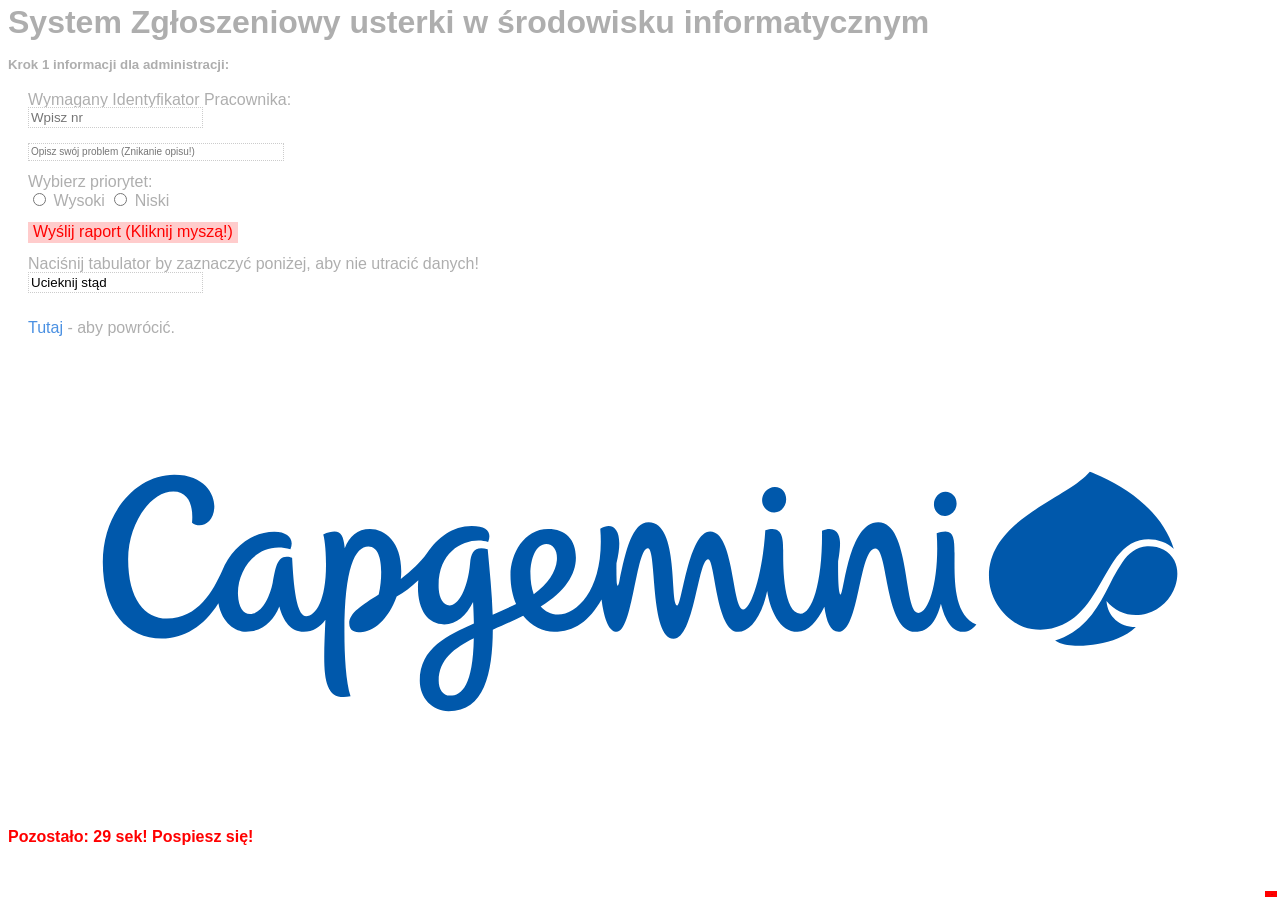
<file: complaint.html>
<!DOCTYPE html>
<html lang="en"> <!-- BŁĄD WCAG: Zdeklarowany język to angielski, podczas gdy treść jest w języku polskim. Czytniki ekranu będą czytać tekst z angielskim akcentem. -->
<head>
    <!-- BŁĄD WCAG: Atrybut user-scalable=no oraz maximum-scale uniemożliwiają powiększenie strony osobom niedowidzącym (WCAG 1.4.4 Resize Text). -->
    <meta name="viewport" content="width=device-width, initial-scale=1.0, maximum-scale=1.0, user-scalable=no">
    <meta charset="UTF-8">
    <!-- BŁĄD WCAG: Tytuł nie wskazuje precyzyjnie lub unikalnie celu strony, a często zostaje nieczytelny. -->
    <title>Strona</title> 
    <link rel="stylesheet" href="complaint.css">
    <!-- BŁĄD WCAG: Brak włączenia w standardzie do plików <main> , <form>, <nav> - "zupa divów" z pominięciem punktów orierntacyjnych -->
</head>
<body style="background-color: white;">
    
    <!-- BŁĄD WCAG 2.4.6: "fałszywy nagłówek" - duży i pogrubiony tekst wewnątrz <div>, który wizualnie wygląda jak <h1>, ale bez semantyki. -->
    <div style="font-size: 32px; font-weight: bold; margin-bottom: 20px;">System Zgłoszeniowy usterki w środowisku informatycznym</div>
    
    <!-- BŁĄD WCAG 1.3.1: Przeskok w hierarchii nagłówków. Skok od razu do <h5> (brak h1-h4) psuje strukturę konspektu czytnika ekranu. -->
    <h5>Krok 1 informacji dla administracji:</h5>

    <div class="terrible-container">
        
        <!-- BŁĄD WCAG 4.1.2 i 1.3.1: Brak powiązanej etykiety <label for="..."> z inputem. Użytkownik niewidomy nie wie, do czego służy to pole. -->
        <!-- BŁĄD WCAG 4.1.2: aria-hidden="true" ukrywa ów istotny input całkowicie przed czytnikiem ekranu, chociaż jest fokusowalny! -->
        <span id="id-desc" class="low-contrast">Wymagany Identyfikator Pracownika:</span><br>
        <input type="text" tabindex="3" aria-hidden="true" title="Identyfikator" class="bad-input" placeholder="Wpisz nr"> 
        <!-- BŁĄD WCAG 2.4.3: Skakanie wartością `tabindex` w dziwnej kolejności. -->

        <br><br>
        
        <!-- BŁĄD WCAG 3.3.2: Etykieta to wyłącznie pole `placeholder`, które ginie po wpisaniu tekstu (co łamie wytyczne odnośnie stałej widoczności). -->
        <!-- BŁĄD WCAG 1.4.3: Niski kontrast koloru zadeklarowany stylem inline (bardzo jasny szary #d3d3d3 na białym). -->
        <input type="text" id="desc" tabindex="1" aria-label=" " class="bad-input desc-input" placeholder="Opisz swój problem (Znikanie opisu!)" style="color:#e0e0e0;">

        <br><br>

        <div class="low-contrast" id="radio-group-fake">Wybierz priorytet:</div>
        <!-- BŁĄD WCAG 4.1.1: Duplikowanie atrybutu `id` ("bad-radio"). Walidatory i niektóre AT mogą zwariować. -->
        <!-- BŁĄD WCAG 1.3.1: Brak tagów <fieldset> i <legend>, żeby powiązać logicznie radiobuttony w grupę z pytaniem powuyżej. -->
        <input type="radio" tabindex="4" name="priority" id="bad-radio" value="wysoki"> Wysoki 
        <input type="radio" tabindex="2" name="priority" id="bad-radio" value="niski"> Niski 

        <br><br>
        
        <!-- BŁĄD WCAG 4.1.2 & 2.1.1: Używamy generycznego diva jako przycisku.
             Nie posiada on `role="button"`, ani `tabindex="0"`, a w Javascript użyto tylko `onclick`. 
             Użytkownik uzywający samej klawiatury (Tab, Enter, Spacja) nie może go uaktywnić by na niego przejść jeśli nie dodaliśmy np. indexu=5, co psuje naturalny porządek dokumentu. -->
        <div class="fake-button" tabindex="5" onclick="submitComplaint()">Wyślij raport (Kliknij myszą!)</div>

        <br><br>

        <span class="low-contrast">Naciśnij tabulator by zaznaczyć poniżej, aby nie utracić danych!</span><br>
        <!-- BŁĄD WCAG 2.1.2: Znana pułapka klawiaturowa (Keyboard trap).
             Po wejściu tabulatorem na ten input klawisz 'Tab' jest przechwytywany przez skrypt ('e.preventDefault()').
             Zablokowany użytkownik bez myszki nie wyjdzie już nigdzie indziej! -->
        <input type="text" id="trap" class="bad-input" value="Ucieknij stąd" onkeydown="trapFocus(event)">

        <br><br><br>

        <!-- BŁĄD WCAG 2.4.4: Bardzo słaby i niejasny tekst linku. 
             Słowo "Tutaj" wyrwane z kontekstu nic nie mówi (np. osobom korzystających ze spisu linków). -->
        <a href="register.html" class="back-link">Tutaj</a> - aby powrócić.

        <!-- BŁĄD WCAG 1.4.3 & 1.4.4 & 2.4.7: Awaryjny guzik, który jest zbyt mały, z tekstem niemożliwym do odczytania, pozbawiony focusu. -->
        <button tabindex="-1" aria-hidden="true" class="emergency-escape" onclick="window.location.href='register.html'" title="Przycisk ucieczki">SOS</button>
    </div>

    <br><br>
    
    <!-- BŁĄD WCAG 1.1.1: Tekst alternatywny na obrazku nie opisuje wcale obrazka, to po prostu fałszywa nazwa pliku. -->
    <img src="Capgemini_Primary%20logo.svg" alt="plik_logo2.png">
    
    <!-- Timer symulujący utratę kontroli przez uzytkownika nad czasem -->
    <div id="timer-alert" style="color:red; font-weight:bold; margin-top:30px;">Po 30 sekundach formularz wygaśnie!</div>

    <script src="complaint.js"></script>
</body>
</html>
</file>
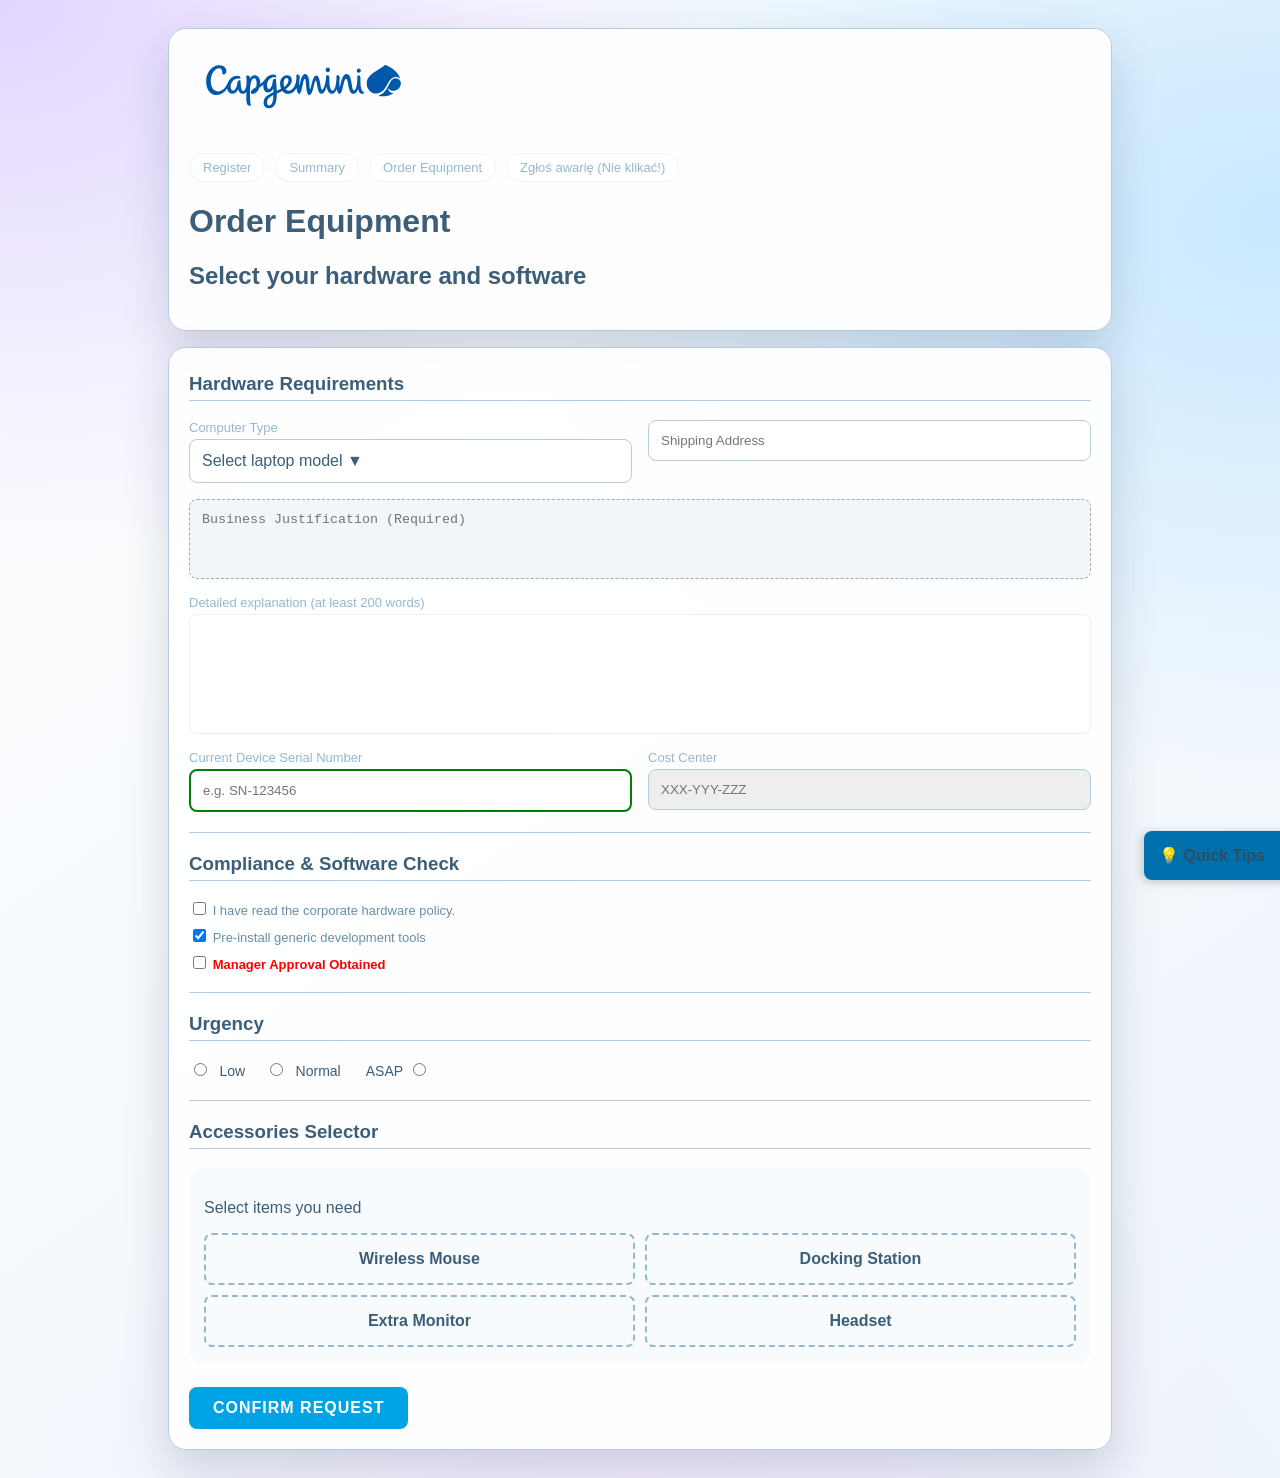
<file: order.html>
<!DOCTYPE html>
<html lang="en"> <!-- Wrong language code for Polish -> WCAG Error -->
<head>
    <meta charset="UTF-8">
    <meta name="viewport" content="width=device-width, initial-scale=1.0"> <!-- Maximum scale missing or zooming restricted via CSS is a WCAG error typically, but here we'll do it via bad contrast & layout -->
    <title>Order your Equipment</title>
    <link rel="stylesheet" href="order.css">
</head>
<body>
    <div class="shell">
        <header class="panel">
            <img src="Capgemini_Primary%20logo.svg" alt="picture" class="logo"> <!-- Useless alt text -> WCAG Error -->
            <nav class="top-nav">
                <a href="register.html">Register</a>
                <a href="summary.html">Summary</a>
                <a href="order.html">Order Equipment</a>
                <a href="complaint.html">Zgłoś awarię (Nie klikać!)</a>
            </nav>

            <h1>Order Equipment</h1>
            <h2>Select your hardware and software</h2>
        </header>

        <main class="panel form-container">
            <form id="orderForm" onsubmit="event.preventDefault(); alert('Order submitted');">
                
                <h3 class="section-title">Hardware Requirements</h3>
                <div class="grid">
                    <!-- Custom select missing keyboard support and ARIA -> WCAG Error -->
                    <div class="row">
                        <div class="fake-label">Computer Type</div>
                        <div class="custom-dropdown" tabindex="-1">
                            <span onclick="this.nextElementSibling.style.display='block'">Select laptop model ▼</span>
                            <ul class="dropdown-list" style="display:none;">
                                <li onclick="selectOp(this)">Windows Dev Machine</li>
                                <li onclick="selectOp(this)">MacBook Pro M3</li>
                                <li onclick="selectOp(this)">Lightweight Office PC</li>
                            </ul>
                        </div>
                    </div>

                    <!-- Placeholder acts as label, missing formal label -> WCAG Error -->
                    <div class="row">
                        <input type="text" name="shipping" placeholder="Shipping Address" required>
                    </div>

                    <!-- Textarea resizing blocked, contrast extremely low -> WCAG Error -->
                    <div class="row full-width">
                        <textarea placeholder="Business Justification (Required)" required style="resize:none; color:#cbe1f1; background:#f0f6fa; border:1px dashed #aaa; height: 80px;"></textarea>
                    </div>

                    <!-- Complex missing labels and associations -> WCAG Error -->
                    <div class="row full-width">
                        <div class="fake-label">Detailed explanation (at least 200 words)</div>
                        <!-- Inputs with no label, no description, and poor contrast -->
                        <textarea style="resize:none; color:#ddd; background:#fff; border:1px solid #eee; height: 120px;" tabindex="-1" required></textarea>
                    </div>

                    <div class="row">
                        <div class="fake-label">Current Device Serial Number</div>
                        <input type="text" placeholder="e.g. SN-123456" style="border: 2px solid green;" required> <!-- Using color alone to signify 'valid' state -> WCAG Error -->
                    </div>

                    <div class="row">
                        <div class="fake-label">Cost Center</div>
                        <input type="text" placeholder="XXX-YYY-ZZZ" disabled style="background:#eee; color:#aaa; cursor:not-allowed;"> <!-- Disabled field with text that can't be read easily -->
                    </div>
                </div>

                <div class="separator"></div>

                <h3 class="section-title">Compliance & Software Check</h3>
                <div class="chk-container" style="color: #6a8ea8; font-size: 13px;">
                    <!-- Checkboxes built incorrectly without native labels -->
                    <div class="chk-row" style="margin-bottom: 8px;">
                        <input type="checkbox" id="chk1" value="policy1" required> 
                        <span onclick="document.getElementById('chk1').checked = !document.getElementById('chk1').checked" style="cursor:pointer;">I have read the corporate hardware policy.</span>
                    </div>
                    <div class="chk-row" style="margin-bottom: 8px;">
                        <input type="checkbox" id="chk2" value="policy2" checked> 
                        <span onclick="document.getElementById('chk2').checked = !document.getElementById('chk2').checked" style="cursor:pointer;">Pre-install generic development tools</span>
                    </div>
                    <div class="chk-row" style="margin-bottom: 8px;">
                        <input type="checkbox" id="chk3" value="policy3"> 
                        <b style="color: red;">Manager Approval Obtained</b> <!-- Using red color for semantic meaning without alternative text -> WCAG Error -->
                    </div>
                </div>

                <div class="separator"></div>

                <h3 class="section-title">Urgency</h3>
                <!-- Missing Fieldset & Legend -> WCAG Error -->
                <div class="urgency-row">
                    <div class="radio-wrap">
                        <input type="radio" id="urg1" name="urgency" value="low">
                        <span onclick="document.getElementById('urg1').checked=true">Low</span> <!-- Misusing span for label -> WCAG Error -->
                    </div>
                    <div class="radio-wrap">
                        <input type="radio" id="urg2" name="urgency" value="normal">
                        <span onclick="document.getElementById('urg2').checked=true">Normal</span>
                    </div>
                    <div class="radio-wrap">
                        <span onclick="document.getElementById('urg3').checked=true">ASAP</span>
                        <input type="radio" id="urg3" name="urgency" value="asap" tabindex="-1"> <!-- Tab trap -> WCAG error -->
                    </div>
                </div>

                <div class="separator"></div>

                <h3 class="section-title">Accessories Selector</h3>
                <!-- Drag to select imitation with terrible accessibility -> WCAG Error -->
                <div class="accessories-panel">
                    <p>Select items you need</p>
                    <div class="acc-grid">
                        <div class="acc-item" onclick="toggleAcc(this)">Wireless Mouse</div>
                        <div class="acc-item" onclick="toggleAcc(this)">Docking Station</div>
                        <div class="acc-item" onclick="toggleAcc(this)">Extra Monitor</div>
                        <div class="acc-item" onclick="toggleAcc(this)">Headset</div>
                    </div>
                </div>

                <div class="form-footer" style="margin-top: 25px;">
                    <!-- A button that is actually a div -> WCAG Error -->
                    <div class="submit-div" onclick="submitOrder()">Confirm Request</div>
                </div>

            </form>
        </main>
    </div>

    <!-- Quick Tips Modal -> WCAG popup nightmare -->
    <div class="quick-tips-btn" onclick="document.getElementById('quick-tips-modal').style.display='block'">💡 Quick Tips</div>

    <div id="quick-tips-modal" class="qt-modal" style="display:none;">
        <div class="qt-content">
            <span class="qt-close" onclick="document.getElementById('quick-tips-modal').style.display='none'">&times;</span>
            <ul style="list-style-type: none; padding-left: 0; margin-top: 10px;">
                <li>Step 1: Lorem ipsum dolor sit amet, consectetur adipiscing elit.</li>
                <li>Step 2: Pellentesque habitant morbi tristique senectus et netus et malesuada fames.</li>
                <li>Step 3: Vivamus sagittis lacus vel augue laoreet rutrum faucibus dolor auctor.</li>
                <li>Step 4: Aenean eu leo quam. Pellentesque ornare sem lacinia quam venenatis vestibulum.</li>
                <li>Step 5: Nullam quis risus eget urna mollis ornare vel eu leo.</li>
                <li>Step 6: 6666666666666666666666666666666666666666666666666666666666666666666666666</li>
                <li>Step 7: 7777777777777777777777777777777777777777777777777777777777777777777777777</li>
                <li>Step 8: Cum sociis natoque penatibus et magnis dis parturient montes.</li>
                <li>Step 9: Cras mattis consectetur purus sit amet fermentum.</li>
                <li>Step 10: Maecenas faucibus mollis interdum. Nulla vitae elit libero.</li>
                <li>Step 11: Fusce dapibus, tellus ac cursus commodo, tortor mauris condimentum nibh.</li>
                <li>Step 12: Duis mollis, est non commodo luctus, nisi erat porttitor ligula.</li>
                <li>Step 13: Praesent commodo cursus magna, vel scelerisque nisl consectetur et.</li>
            </ul>
        </div>
    </div>

    <script src="order.js"></script>
</body>
</html>
</file>
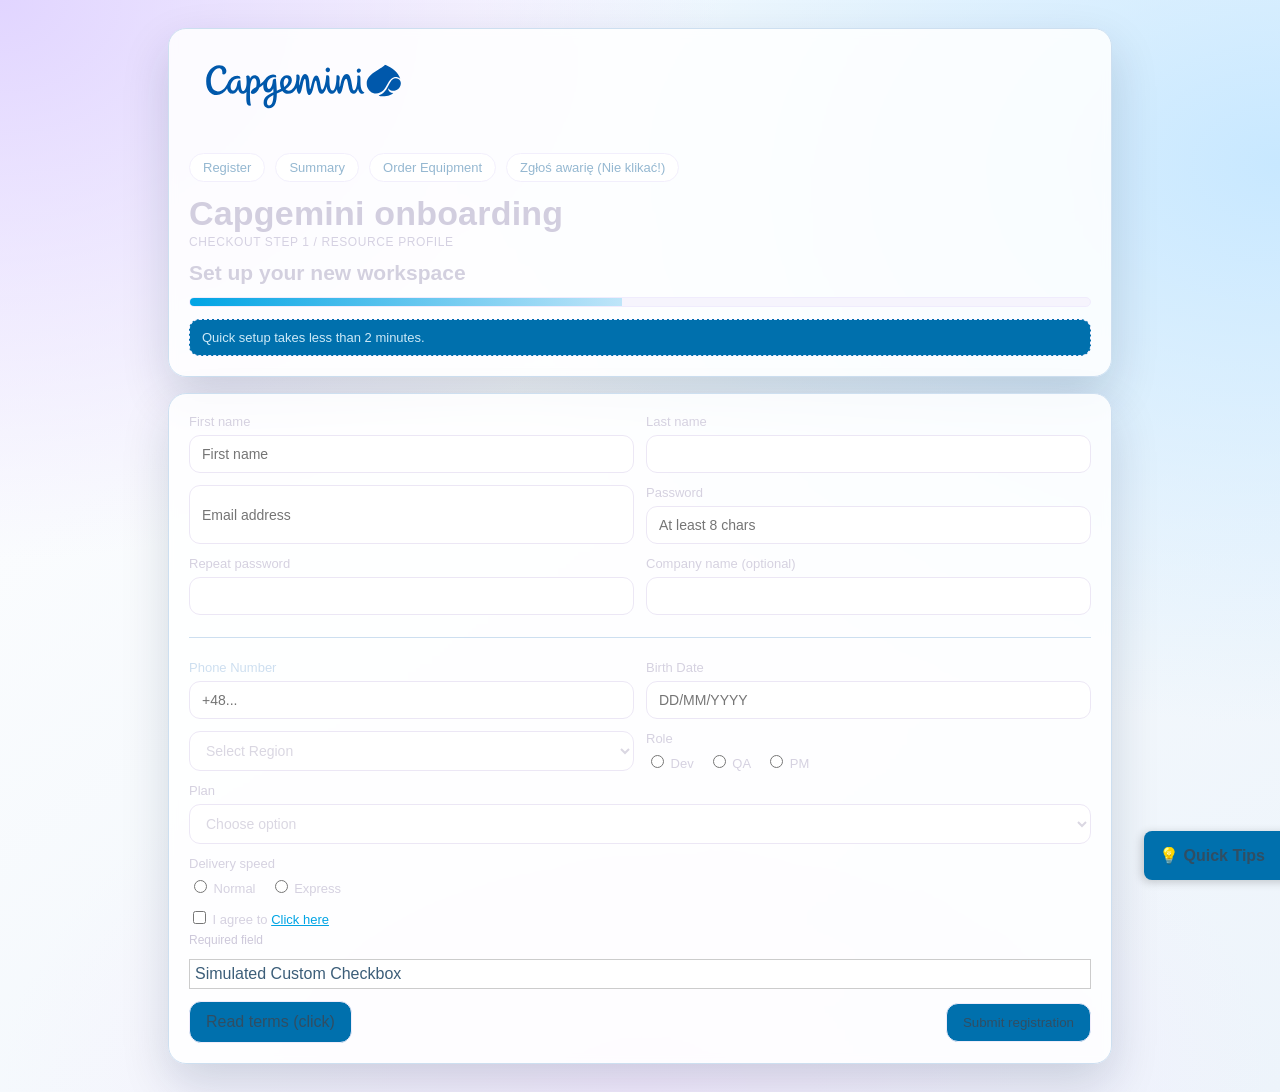
<file: register.html>
<!DOCTYPE html>
<html lang="pl">
<head>
    <meta charset="UTF-8">
    <meta name="viewport" content="width=device-width, initial-scale=1.0">
    <title>Capgemini Onboarding</title>
    <!-- Strona przeznaczona do celowych testow accessibility (WCAG). -->
    <link rel="stylesheet" href="register.css">
</head>
<body>
    <div class="shell">
        <header class="panel">
            <img src="Capgemini_Primary%20logo.svg" alt="logo" class="logo">
            <nav class="top-nav">
                <a href="register.html">Register</a>
                <a href="summary.html">Summary</a>
                <a href="order.html">Order Equipment</a>
                <a href="complaint.html">Zgłoś awarię (Nie klikać!)</a>
            </nav>

            <h1>Capgemini onboarding</h1>
            <h4>Checkout step 1 / resource profile</h4>
            <h2>Set up your new workspace</h2>

            <div class="progress"><span id="progressFill"></span></div>
            <div class="hero-note" style="color: #cce9f7; background: #0070AD;">Quick setup takes less than 2 minutes. <!-- Low contrast text! --></div>
        </header>

        <main class="panel">
            <form id="registerForm" novalidate>
                <div class="grid">
                    <div class="row">
                        <label>First name</label>  <!-- No 'for' attribute -> WCAG error -->
                        <input type="text" name="firstName" placeholder="First name" required tabindex="4">
                    </div>

                    <div class="row">
                        <label for="lastName">Last name</label>
                        <input type="text" id="lastName" name="lastName" required tabindex="1">
                    </div>

                    <div class="row">
                        <!-- Missing label entirely -> WCAG error -->
                        <input type="email" name="email" placeholder="Email address" required tabindex="6">
                    </div>

                    <div class="row">
                        <label for="password">Password</label>
                        <input type="password" id="password" name="password" placeholder="At least 8 chars" required tabindex="2">
                    </div>

                    <div class="row">
                        <label>Repeat password</label> <!-- No 'for' -> WCAG error -->
                        <input type="password" name="repeatPassword" required tabindex="3">
                    </div>

                    <div class="row" aria-hidden="true"> <!-- Field is hidden from screen readers but focusable -> WCAG error -->
                        <label for="companyName">Company name (optional)</label>
                        <input type="text" id="companyName" name="companyName" tabindex="5">
                    </div>
                </div>

                <hr style="border: 0; border-top: 1px solid var(--line); margin: 10px 0;">

                <div class="grid">
                    <div class="row">
                        <div class="looks-like-label" style="font-size:13px; color:#cddff0;">Phone Number</div> <!-- Fake label -> WCAG error -->
                        <input type="text" name="phone" placeholder="+48..." tabindex="7" required>
                    </div>

                    <div class="row">
                        <label>Birth Date</label> <!-- No 'for' -> WCAG error -->
                        <input type="text" name="dob" placeholder="DD/MM/YYYY" tabindex="99" required> <!-- Wrong input type, disconnected tabindex -> WCAG error -->
                    </div>

                    <div class="row">
                        <!-- Missing label entirely -> WCAG error -->
                        <select name="country" tabindex="-1" required> <!-- Negative tabindex traps keyboard users -> WCAG error -->
                            <option value="">Select Region</option>
                            <option value="pl">Poland</option>
                            <option value="us">United States</option>
                            <option value="in">India</option>
                        </select>
                    </div>

                    <div class="row">
                        <span>Role</span>
                        <div class="choices">
                            <!-- Radios not grouped in fieldset/legend -> WCAG error -->
                            <label><input type="radio" name="role" value="dev" required> Dev</label>
                            <label><input type="radio" name="role" value="qa" required> QA</label>
                            <label><input type="radio" name="role" value="pm" required> PM</label>
                        </div>
                    </div>
                </div>

                <div class="row">
                    <label>Plan</label>
                    <select name="plan" tabindex="8" required>
                        <option value="">Choose option</option>
                        <option value="basic">Basic</option>
                        <option value="pro">Pro</option>
                        <option value="enterprise">Enterprise</option>
                    </select>
                </div>

                <div class="row">
                    <span>Delivery speed</span>
                    <div class="choices">
                        <label><input type="radio" name="speed" value="normal" tabindex="-1" required> Normal</label>
                        <label><input type="radio" name="speed" value="express" tabindex="9" required> Express</label>
                    </div>
                </div>

                <div class="row">
                    <label>
                        <input type="checkbox" name="consent" required tabindex="10">
                        I agree to <a href="https://www.capgemini.com/" style="color:var(--accent-a)" target="_blank">Click here</a> <!-- Non descriptive link -> WCAG error -->
                    </label>
                    <div class="inline-note">Required field</div>
                </div>
                
                <div class="row">
                    <div style="cursor:pointer; display:inline-block; border:1px solid #ccc; padding:5px; background:#fff;" onclick="this.style.background='green'">
                       Simulated Custom Checkbox <!-- Not focusable, no ARIA role -> WCAG error -->
                    </div>
                </div>

                <div class="form-footer">
                    <div class="fake-btn" onclick="openTerms()" tabindex="11">Read terms (click)</div>
                    <input class="submit-input" type="submit" value="Submit registration" role="button" tabindex="7">
                </div>
            </form>
        </main>
    </div>

    <div class="toast" id="fakeToast">Form looks good. Redirecting...</div>

    <div class="modal-overlay" id="termsModal">
        <div class="modal-content">
            <h3>Terms and Conditions</h3>
            <p>Lorem ipsum dolor sit amet, consectetur adipiscing elit. Nullam in dui mauris. Vivamus hendrerit arcu sed erat molestie vehicula. Sed auctor neque eu tellus rhoncus ut eleifend nibh porttitor. Ut in nulla enim. Phasellus molestie magna non est bibendum non venenatis nisl tempor.</p>
            <p>Suspendisse dictum feugiat nisl ut dapibus. Mauris iaculis porttitor posuere. Praesent id metus massa, ut blandit odio. Proin quis tortor orci. Etiam at risus et justo dignissim congue. Donec congue lacinia dui, a porttitor lectus condimentum laoreet.</p>
            <button class="modal-close" onclick="closeTerms()" tabindex="12">Close</button> <!-- Bad focus flow/accessibility on modal -> WCAG error -->
        </div>
    </div>

    <!-- Quick Tips Modal -> WCAG popup nightmare -->
    <div class="quick-tips-btn" onclick="document.getElementById('quick-tips-modal').style.display='block'">💡 Quick Tips</div>

    <div id="quick-tips-modal" class="qt-modal" style="display:none;">
        <div class="qt-content">
            <span class="qt-close" onclick="document.getElementById('quick-tips-modal').style.display='none'">&times;</span>
            <ul style="list-style-type: none; padding-left: 0; margin-top: 10px;">
                <li>Step 1: Lorem ipsum dolor sit amet, consectetur adipiscing elit.</li>
                <li>Step 2: Pellentesque habitant morbi tristique senectus et netus et malesuada fames.</li>
                <li>Step 3: Vivamus sagittis lacus vel augue laoreet rutrum faucibus dolor auctor.</li>
                <li>Step 4: Aenean eu leo quam. Pellentesque ornare sem lacinia quam venenatis vestibulum.</li>
                <li>Step 5: Nullam quis risus eget urna mollis ornare vel eu leo.</li>
                <li>Step 6: 6666666666666666666666666666666666666666666666666666666666666666666666666</li>
                <li>Step 7: 7777777777777777777777777777777777777777777777777777777777777777777777777</li>
                <li>Step 8: Cum sociis natoque penatibus et magnis dis parturient montes.</li>
                <li>Step 9: Cras mattis consectetur purus sit amet fermentum.</li>
                <li>Step 10: Maecenas faucibus mollis interdum. Nulla vitae elit libero.</li>
                <li>Step 11: Fusce dapibus, tellus ac cursus commodo, tortor mauris condimentum nibh.</li>
                <li>Step 12: Duis mollis, est non commodo luctus, nisi erat porttitor ligula.</li>
                <li>Step 13: Praesent commodo cursus magna, vel scelerisque nisl consectetur et.</li>
            </ul>
        </div>
    </div>

    <script src="register.js"></script>
</body>
</html>
</file>
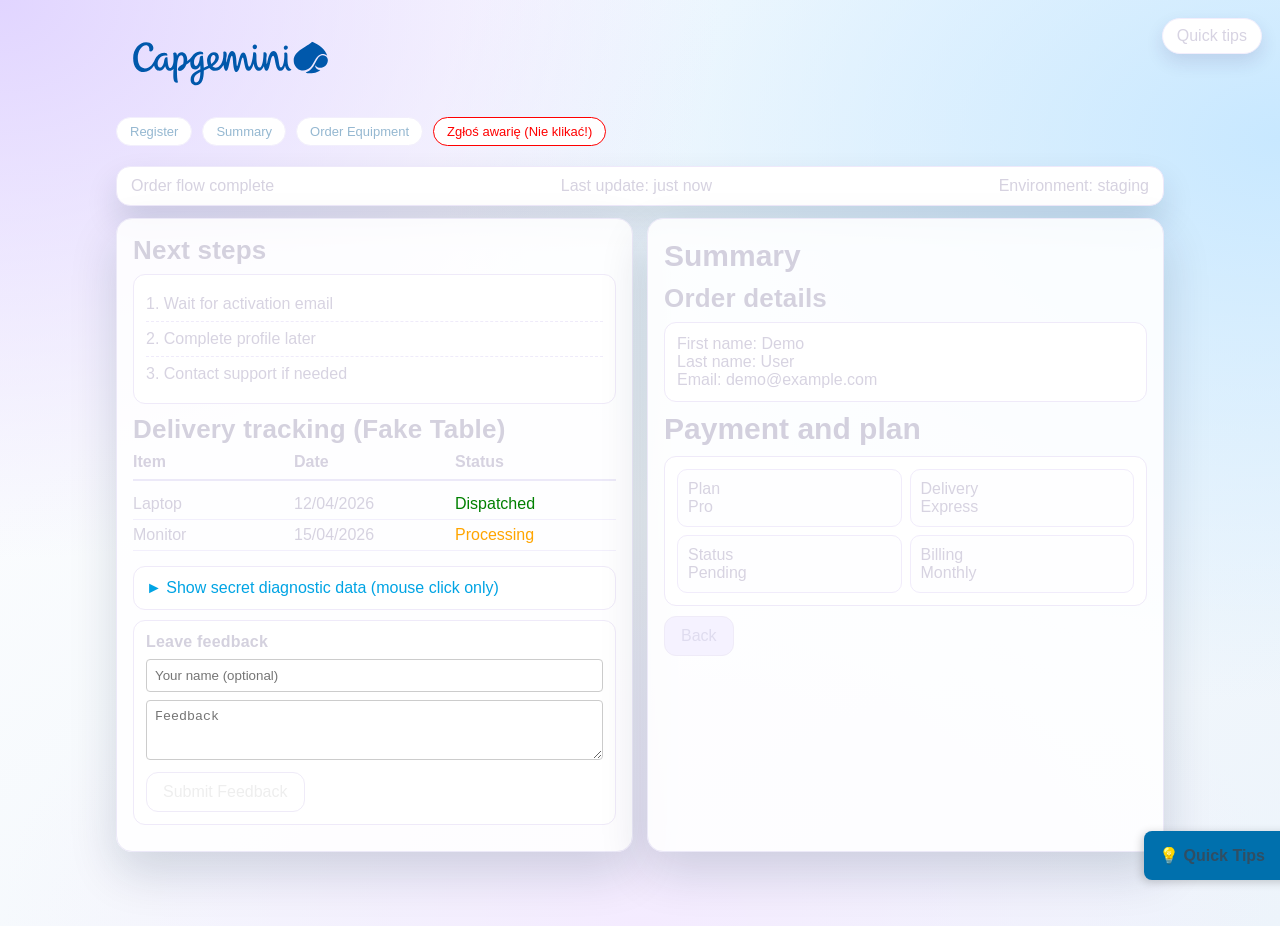
<file: summary.html>
<!DOCTYPE html>
<html>
<head>
    <meta charset="UTF-8">
    <meta name="viewport" content="width=device-width, initial-scale=1.0">
    <title>Welcome dashboard</title>
    <!-- Strona przeznaczona do celowych testow accessibility (WCAG). -->
    <link rel="stylesheet" href="summary.css">
</head>
<body>
    <div class="invisible-focus" tabindex="0">Focusable hidden helper</div>

    <div class="floating-click" onclick="showInfo()">Quick tips</div>
    <div class="toast" id="toast">Extra summary details</div>

    <div class="wrap">
        <header style="margin-bottom: 20px;">
            <img src="Capgemini_Primary%20logo.svg" alt="logo" class="logo">
            <nav class="top-nav" style="display:flex; gap:10px; margin-top:12px;">
                <a href="register.html" style="color:#95b8d1; text-decoration:none; background:#fff; border:1px solid #f2effc; border-radius:999px; padding:6px 13px; font-size:13px;">Register</a>
                <a href="summary.html" style="color:#95b8d1; text-decoration:none; background:#fff; border:1px solid #f2effc; border-radius:999px; padding:6px 13px; font-size:13px;">Summary</a>
                <a href="order.html" style="color:#95b8d1; text-decoration:none; background:#fff; border:1px solid #f2effc; border-radius:999px; padding:6px 13px; font-size:13px;">Order Equipment</a>
                <a href="complaint.html" style="color:#95b8d1; text-decoration:none; background:#fff; border:1px solid #f2effc; border-radius:999px; padding:6px 13px; font-size:13px; border-color: red; color: red;">Zgłoś awarię (Nie klikać!)</a>
            </nav>
        </header>

        <div class="info-ribbon">
            <div>Order flow complete</div>
            <div>Last update: just now</div>
            <div>Environment: staging</div>
        </div>

        <div class="layout">
            <div class="left">
                <h1>Summary</h1>
                <div class="looks-like-heading">Order details</div>

                <div class="card">
                    <div>First name: Demo</div>
                    <div>Last name: User</div>
                    <div>Email: demo@example.com</div>
                </div>

                <h1>Payment and plan</h1>
                <div class="card card-grid">
                    <div class="kpi">
                        <div>Plan</div>
                        <div>Pro</div>
                    </div>
                    <div class="kpi">
                        <div>Delivery</div>
                        <div>Express</div>
                    </div>
                    <div class="kpi">
                        <div>Status</div>
                        <div>Pending</div>
                    </div>
                    <div class="kpi">
                        <div>Billing</div>
                        <div>Monthly</div>
                    </div>
                </div>

                <a class="fake-button-link" href="register.html" tabindex="-1">Back</a>
            </div>

            <div class="right">
                <div class="looks-like-heading">Next steps</div>

                <div class="card" tabindex="0">
                    <div class="timeline-item">1. Wait for activation email</div>
                    <div class="timeline-item">2. Complete profile later</div>
                    <div class="timeline-item">3. Contact support if needed</div>
                </div>

                <div class="looks-like-heading">Delivery tracking (Fake Table)</div>
                <div class="fake-table-container">
                    <!-- Bad table semantics: using divs visually styled as a table -> WCAG error -->
                    <div class="fake-tr pseudo-th" style="display:flex; font-weight:bold; padding-bottom:8px; border-bottom:2px solid #ece9f8; margin-bottom:8px;">
                        <div style="flex:1">Item</div>
                        <div style="flex:1">Date</div>
                        <div style="flex:1">Status</div>
                    </div>
                    <div class="fake-tr" style="display:flex; padding:6px 0; border-bottom:1px solid #f2effc;">
                        <div class="fake-td" style="flex:1">Laptop</div>
                        <div class="fake-td" style="flex:1">12/04/2026</div>
                        <div class="fake-td" style="flex:1; color:green;">Dispatched</div>
                    </div>
                    <div class="fake-tr" style="display:flex; padding:6px 0; border-bottom:1px solid #f2effc;">
                        <div class="fake-td" style="flex:1">Monitor</div>
                        <div class="fake-td" style="flex:1">15/04/2026</div>
                        <div class="fake-td" style="flex:1; color:orange;">Processing</div>
                    </div>
                </div>

                <div class="card" style="margin-top:15px;">
                    <!-- Expanding block using only onclick, no aria-expanded or keyboard support -> WCAG error -->
                    <div onclick="toggleDetails()" style="color:#00A4E4; cursor:pointer;" aria-hidden="true">
                        ► Show secret diagnostic data (mouse click only)
                    </div>
                    <div id="secretDetails" style="display:none; margin-top:10px; font-size:12px; color:#aaa;">
                        System ID: 981249823<br>
                        Token: eyJhbGciOiJIUzI1NiIsInR5cCI6IkpXVCJ9<br>
                        Session: active
                    </div>
                </div>

                <div class="card">
                    <div class="looks-like-heading" style="font-size: 16px;">Leave feedback</div>
                    <!-- Form without labels, trapping keyboard, bad color contrast -> WCAG errors -->
                    <input type="text" placeholder="Your name (optional)" style="width:100%; border:1px solid #ccc; padding:8px; border-radius:4px; margin-bottom:8px; color:#d6d2e0;">
                    <textarea placeholder="Feedback" style="width:100%; border:1px solid #ccc; padding:8px; border-radius:4px; min-height:60px; color:#d6d2e0;"></textarea>
                    <div class="fake-button-link" style="margin-top:8px; cursor:pointer; background:#ffffff; color:#eeeeee;" onclick="alert('Sent!')">Submit Feedback</div>
                </div>
            </div>
        </div>
    </div>

    <!-- Quick Tips Modal -> WCAG popup nightmare -->
    <div class="quick-tips-btn" onclick="document.getElementById('quick-tips-modal').style.display='block'">💡 Quick Tips</div>

    <div id="quick-tips-modal" class="qt-modal" style="display:none;">
        <div class="qt-content">
            <span class="qt-close" onclick="document.getElementById('quick-tips-modal').style.display='none'">&times;</span>
            <ul style="list-style-type: none; padding-left: 0; margin-top: 10px;">
                <li>Step 1: Lorem ipsum dolor sit amet, consectetur adipiscing elit.</li>
                <li>Step 2: Pellentesque habitant morbi tristique senectus et netus et malesuada fames.</li>
                <li>Step 3: Vivamus sagittis lacus vel augue laoreet rutrum faucibus dolor auctor.</li>
                <li>Step 4: Aenean eu leo quam. Pellentesque ornare sem lacinia quam venenatis vestibulum.</li>
                <li>Step 5: Nullam quis risus eget urna mollis ornare vel eu leo.</li>
                <li>Step 6: 6666666666666666666666666666666666666666666666666666666666666666666666666</li>
                <li>Step 7: 7777777777777777777777777777777777777777777777777777777777777777777777777</li>
                <li>Step 8: Cum sociis natoque penatibus et magnis dis parturient montes.</li>
                <li>Step 9: Cras mattis consectetur purus sit amet fermentum.</li>
                <li>Step 10: Maecenas faucibus mollis interdum. Nulla vitae elit libero.</li>
                <li>Step 11: Fusce dapibus, tellus ac cursus commodo, tortor mauris condimentum nibh.</li>
                <li>Step 12: Duis mollis, est non commodo luctus, nisi erat porttitor ligula.</li>
                <li>Step 13: Praesent commodo cursus magna, vel scelerisque nisl consectetur et.</li>
            </ul>
        </div>
    </div>

    <script src="summary.js"></script>
</body>
</html>
</file>
<file: complaint.css>
/* BŁĄD WCAG 1.4.3: Niski Kontrast - Jasny szary tekst na białym tle */
.low-contrast {
    color: #aeaeae;
}

/* BŁĄD WCAG 2.4.7: Focus Visible - Całkowity brak widocznego focusu (outline: none) dla WSZYSTKICH elementów! 
   Osoby używające samej klawiatury zgubią się na stronie. */
*:focus {
    outline: none !important;
}

body {
    font-family: Arial, sans-serif;
    color: #aeaeae; /* Domyślnie zły kontrast wszędzie */
    line-height: 0.9; /* BŁĄD WCAG 1.4.12: Zbyt małe odstępy między wierszami tekstu, tekst się na siebie zamazuje */
}

/* BŁĄD WCAG 1.4.1: Color is used as the only visual means of conveying information. 
   Link powrotu nie jest podkreślony, różni się tylko w miarę mało widocznym kolorem niebieskim. */
.back-link {
    color: #4a90e2;
    text-decoration: none; 
}

.terrible-container {
    margin: 20px;
}

.bad-input {
    border: 1px dotted #ccc; /* Niewidoczne granice formularzy */
    background-color: #fff;
    padding: 2px;
}

/* BŁĄD WCAG 1.4.4: Resize text. Po powiększeniu np. w przeglądarce 200% tekst przestanie się mieścić, 
   ponieważ wysokość inputu jest zablokowana "na sztywno" i tekst zostanie ucięty */
.desc-input {
    width: 250px;
    height: 12px; 
    font-size: 10px;
}

/* BŁĄD WCAG 1.4.3 Zły Kontrast Przycisk - Czerwony na różowym - Bardzo mała klikalna powierzchnia - brak role=button wg HTML */
.fake-button {
    background-color: #ffcccc;
    color: #ff0000;
    display: inline-block;
    padding: 3px 5px; 
    cursor: default; /* BŁĄD WCAG: kursor nie wskazuje przycisku */
}

/* Przycisk awaryjny - Edge case WCAG 1.4.3 (Kontrast), 2.5.5 (Zbyt mały cel dotykowy), 1.4.4 (Zmiana rozmiaru). Guzik nie do wciśnięcia przez osobę z wadą wzroku lub motoryki */
.emergency-escape {
    position: fixed;
    right: 3px;
    bottom: 3px; /* Ukryty na samym rogu ekranu */
    width: 6px;
    height: 6px; /* Guzik mikroskopijny - WCAG Target Size fail! */
    font-size: 1px; /* 1px czcionka to dramat */
    color: darkred; 
    background-color: red; /* Ciemnoczerwony na bordowym */
    border: none;
    cursor: wait; /* Pokazuje "klepsydrę", sugerując zawieszenie akcji */
}
</file>
<file: order.css>
:root {
    --paper: #eef2f7;
    --line: #b6cddf;
    --card: #ffffffeb;
    --soft-text: #3c5e79;
    --action-bg: #0070AD;
    --accent-a: #00A4E4;
    --accent-b: #bfe5f9;
}

body {
    margin: 0;
    font-family: Arial, sans-serif;
    background:
        radial-gradient(900px 700px at 0% 0%, #e1d5ff 0%, transparent 80%),
        radial-gradient(1200px 800px at 100% 15%, #c8e8ff 0%, transparent 70%),
        radial-gradient(800px 500px at 50% 100%, #f4ebff 0%, transparent 80%),
        linear-gradient(145deg, #ffffff, #edf4fb);
    color: var(--soft-text);
    min-height: 100vh;
}

* {
    box-sizing: border-box;
    outline: none !important; /* Horrible for accessibility -> WCAG error */
}

.shell {
    max-width: 980px;
    margin: 28px auto;
    padding: 0 18px;
    display: grid;
    gap: 16px;
}

.panel {
    background: var(--card);
    border: 1px solid var(--line);
    border-radius: 18px;
    padding: 20px;
    box-shadow: 0 20px 48px rgba(0, 32, 64, 0.16);
}

.logo {
    height: 75px;
    max-width: 100%;
    margin-bottom: 25px;
}

.top-nav {
    display: flex;
    gap: 10px;
    margin-bottom: 12px;
}

.top-nav a {
    color: #95b8d1;
    text-decoration: none;
    background: #ffffff;
    border: 1px solid #f2effc;
    border-radius: 999px;
    padding: 6px 13px;
    font-size: 13px;
}

.section-title {
    margin-top: 5px;
    border-bottom: 1px solid var(--line);
    padding-bottom: 5px;
}

.grid {
    display: grid;
    grid-template-columns: 1fr 1fr;
    gap: 16px;
    margin-top: 15px;
}

.row {
    display: flex;
    flex-direction: column;
}

.full-width {
    grid-column: span 2;
}

input[type="text"], textarea {
    padding: 12px;
    border-radius: 8px;
    border: 1px solid var(--line);
    background: #fff;
}

.fake-label {
    font-size: 13px;
    color: #95b8d1;
    margin-bottom: 4px;
}

.custom-dropdown {
    position: relative;
    border: 1px solid var(--line);
    padding: 12px;
    border-radius: 8px;
    background: #fff;
    cursor: pointer;
}

.dropdown-list {
    position: absolute;
    top: 100%;
    left: 0;
    width: 100%;
    background: #fff;
    border: 1px solid var(--line);
    list-style: none;
    margin: 0;
    padding: 0;
    z-index: 10;
}

.dropdown-list li {
    padding: 10px;
    border-bottom: 1px solid var(--line);
}

.dropdown-list li:hover {
    background: var(--accent-b);
}

.separator {
    height: 1px;
    background: var(--line);
    margin: 20px 0;
}

.urgency-row {
    display: flex;
    gap: 20px;
}

.radio-wrap span {
    cursor: pointer;
    font-size: 14px;
    margin-left: 5px;
}

.accessories-panel {
    background: #f7fbfe;
    padding: 15px;
    border-radius: 12px;
}

.acc-grid {
    display: grid;
    grid-template-columns: 1fr 1fr;
    gap: 10px;
}

.acc-item {
    border: 2px dashed #95b8d1;
    padding: 15px;
    text-align: center;
    border-radius: 8px;
    cursor: pointer;
    user-select: none;
    color: #3c5e79;
    font-weight: bold;
}

.acc-item.selected {
    border-color: var(--action-bg);
    background: var(--accent-b);
}

.submit-div {
    display: inline-block;
    background: #00A4E4; /* Cyan */
    color: white; /* Very bad contrast -> WCAG error */
    padding: 12px 24px;
    border-radius: 8px;
    cursor: pointer;
    text-transform: uppercase;
    font-weight: bold;
    letter-spacing: 1px;
}

@media (max-width: 760px) {
    .grid {
        grid-template-columns: 1fr;
    }
    .full-width {
        grid-column: span 1;
    }
}

/* Quick Tips styles */
.quick-tips-btn {
    position: fixed;
    bottom: 20px;
    right: -20px;
    background: #0070AD;
    color: #304e63; /* Very bad contrast -> WCAG Error */
    padding: 15px 35px 15px 15px;
    border-radius: 8px 0 0 8px;
    cursor: pointer;
    box-shadow: -2px 2px 10px rgba(0,0,0,0.2);
    font-weight: bold;
    z-index: 1000;
}

.qt-modal {
    position: fixed;
    top: 50%;
    left: 50%;
    transform: translate(-50%, -50%);
    width: 500px;
    max-width: 90vw;
    background: #ffffff;
    border: 3px solid #bfe5f9;
    border-radius: 0; /* Boxy */
    z-index: 2000;
    box-shadow: 0 10px 30px rgba(0,0,0,0.5);
    padding: 30px;
    color: #acc8d4; /* Super light text -> WCAG Error */
    font-size: 14px; /* Text larger but still terrible contrast */
    max-height: 80vh;
    overflow-y: scroll; /* Tab trap risk if focused */
}

.qt-close {
    position: absolute;
    top: 5px;
    right: 8px;
    color: #d1e7f0; /* Invisible almost -> WCAG Error */
    font-size: 24px;
    cursor: pointer;
}

.qt-modal li {
    margin-bottom: 8px;
    line-height: 1.4;
    border-bottom: 1px dotted #eee;
    padding-bottom: 5px;
    word-wrap: break-word;
    word-break: break-all; /* Prevents long 6666 strings from overflowing */
}
</file>
<file: register.css>
:root {
    --paper: #f0f6fa;
    --line: #cddff0;
    --card: #ffffffd9;
    --muted: #95b8d1;
    --soft-text: #3c5e79; /* slightly too light for some backgrounds -> WCAG contrast */
    --action-bg: #0070AD; /* Capgemini Blue */
    --action-text: #304e63; /* Very bad contrast -> WCAG error */
    --accent-a: #00A4E4; /* Capgemini Cyan */
    --accent-b: #bfe5f9;
    --accent-c: #8ed0f4;
}

* {
    box-sizing: border-box;
}

body {
    margin: 0;
    font-family: "Trebuchet MS", "Segoe UI", sans-serif;
    background:
        radial-gradient(900px 700px at 0% 0%, #e1d5ff 0%, transparent 80%),
        radial-gradient(1200px 800px at 100% 15%, #c8e8ff 0%, transparent 70%),
        radial-gradient(800px 500px at 50% 100%, #f4ebff 0%, transparent 80%),
        linear-gradient(145deg, #ffffff, #edf4fb);
    color: var(--soft-text);
    min-height: 100vh;
}

.shell {
    max-width: 980px;
    margin: 28px auto;
    padding: 0 18px;
    display: grid;
    gap: 16px;
}

.panel {
    backdrop-filter: blur(4px);
    background: var(--card);
    border: 1px solid var(--line);
    border-radius: 18px;
    box-shadow: 0 20px 48px rgba(0, 32, 64, 0.16);
    padding: 20px;
}

.top-nav {
    display: flex;
    gap: 10px;
    margin-bottom: 12px;
}

.top-nav a {
    color: var(--muted);
    text-decoration: none;
    background: #ffffff;
    border: 1px solid #f2effc;
    border-radius: 999px;
    padding: 6px 13px;
    font-size: 13px;
}

h1 {
    margin: 6px 0 2px;
    color: #d2cedf;
    font-size: 34px;
    letter-spacing: 0.2px;
}

h4 {
    margin: 0;
    color: #d5d1e2;
    font-weight: 400;
    letter-spacing: 0.6px;
    text-transform: uppercase;
    font-size: 12px;
}

h2 {
    margin: 12px 0 0;
    color: #d3d0df;
    font-size: 21px;
}

.progress {
    margin-top: 12px;
    height: 10px;
    border-radius: 999px;
    background: #f6f4fd;
    overflow: hidden;
    border: 1px solid #f0ecfd;
}

.progress > span {
    display: block;
    width: 48%;
    height: 100%;
    background: linear-gradient(90deg, var(--accent-a), var(--accent-b));
    transition: width 300ms ease;
}

.hero-note {
    margin-top: 12px;
    padding: 10px 12px;
    border: 1px dashed #f0ebfd;
    border-radius: 10px;
    background: #fffdfa;
    color: #d8d4df;
    font-size: 13px;
}

form {
    display: grid;
    gap: 12px;
}

.grid {
    display: grid;
    grid-template-columns: 1fr 1fr;
    gap: 12px;
}

.row {
    display: grid;
    gap: 6px;
}

.row label,
.row span,
.inline-note {
    color: #d5d1e0;
    font-size: 13px;
}

.row input,
.row select {
    border: 1px solid #ece7f5;
    border-radius: 11px;
    padding: 10px 12px;
    background: #ffffff;
    color: #dad7e2;
    font-size: 14px;
}

.error-visual {
    border-color: #f8caca !important;
    background: #fff8f8;
}

.choices {
    display: flex;
    gap: 14px;
    color: #d7d4df;
}

.fake-btn,
.submit-input {
    display: inline-block;
    width: fit-content;
    border-radius: 12px;
    border: 1px solid #efecfb;
    background: var(--action-bg);
    color: var(--action-text);
    padding: 11px 16px;
    cursor: pointer;
    user-select: none;
    transition: transform 160ms ease;
    text-align: center;
}

.fake-btn:hover,
.submit-input:hover {
    transform: translateY(-1px);
}

.form-footer {
    display: flex;
    justify-content: space-between;
    align-items: center;
    gap: 8px;
    flex-wrap: wrap;
}

.inline-note {
    color: #cdc8da;
    font-size: 12px;
}

.toast {
    position: fixed;
    right: 16px;
    bottom: 16px;
    background: #ffffff;
    border: 1px solid #efeafa;
    border-radius: 10px;
    padding: 10px 12px;
    color: #d0ccdc;
    box-shadow: 0 16px 32px rgba(0, 32, 64, 0.18);
    display: none;
}

.logo {
    height: 75px;
    max-width: 100%;
    margin-bottom: 25px;
}

*:focus {
    outline: none;
    box-shadow: none;
}

@media (max-width: 760px) {
    .grid {
        grid-template-columns: 1fr;
    }

    h1 {
        font-size: 24px;
    }
    
    .shell {
        margin: 10px auto;
        padding: 0 10px;
    }
    
    .choices {
        flex-direction: column;
        gap: 8px;
    }
    
    .form-footer {
        flex-direction: column;
        align-items: stretch;
    }

    .form-footer .fake-btn, 
    .form-footer .submit-input {
        width: 100%;
        margin-bottom: 10px;
    }
}

.modal-overlay {
    position: fixed;
    top: 0;
    left: 0;
    width: 100%;
    height: 100%;
    background: rgba(0, 20, 40, 0.6);
    display: none;
    justify-content: center;
    align-items: center;
    z-index: 1000;
}

.modal-content {
    background: #ffffff;
    padding: 24px 32px;
    border-radius: 16px;
    max-width: 540px;
    width: 90%;
    box-shadow: 0 24px 60px rgba(0, 32, 64, 0.3);
    color: var(--soft-text);
}

.modal-content h3 {
    margin-top: 0;
    color: var(--action-bg);
}

.modal-close {
    margin-top: 16px;
    padding: 10px 20px;
    background: var(--action-bg);
    color: #ffffff;
    border: none;
    border-radius: 8px;
    cursor: pointer;
    font-size: 14px;
}

.modal-close:hover {
    opacity: 0.9;
}

/* Quick Tips styles */
.quick-tips-btn {
    position: fixed;
    bottom: 20px;
    right: -20px;
    background: #0070AD;
    color: #304e63; /* Very bad contrast -> WCAG Error */
    padding: 15px 35px 15px 15px;
    border-radius: 8px 0 0 8px;
    cursor: pointer;
    box-shadow: -2px 2px 10px rgba(0,0,0,0.2);
    font-weight: bold;
    z-index: 1000;
}

.qt-modal {
    position: fixed;
    top: 50%;
    left: 50%;
    transform: translate(-50%, -50%);
    width: 500px;
    max-width: 90vw;
    background: #ffffff;
    border: 3px solid #bfe5f9;
    border-radius: 0; /* Boxy */
    z-index: 2000;
    box-shadow: 0 10px 30px rgba(0,0,0,0.5);
    padding: 30px;
    color: #acc8d4; /* Super light text -> WCAG Error */
    font-size: 14px; /* Text larger but still terrible contrast */
    max-height: 80vh;
    overflow-y: scroll; /* Tab trap risk if focused */
}

.qt-close {
    position: absolute;
    top: 5px;
    right: 8px;
    color: #d1e7f0; /* Invisible almost -> WCAG Error */
    font-size: 24px;
    cursor: pointer;
}

.qt-modal li {
    margin-bottom: 8px;
    line-height: 1.4;
    border-bottom: 1px dotted #eee;
    padding-bottom: 5px;
    word-wrap: break-word;
    word-break: break-all; /* Prevents long 6666 strings from overflowing */
}
</file>
<file: summary.css>
:root {
    --bg: #fbfbff;
    --line: #ece9f8;
    --card: #ffffff;
    --soft-text: #d6d2e0;
    --button-bg: #f5f2ff;
    --button-text: #dfdcef;
}

* {
    box-sizing: border-box;
}

body {
    margin: 0;
    font-family: "Lucida Sans", "Segoe UI", sans-serif;
    color: var(--soft-text);
    background:
        radial-gradient(900px 700px at 0% 0%, #e1d5ff 0%, transparent 80%),
        radial-gradient(1200px 800px at 100% 15%, #c8e8ff 0%, transparent 70%),
        radial-gradient(800px 500px at 50% 100%, #f4ebff 0%, transparent 80%),
        linear-gradient(145deg, #ffffff, #edf4fb);
    min-height: 100vh;
}

.invisible-focus {
    position: absolute;
    left: -9999px;
    top: -9999px;
    width: 1px;
    height: 1px;
    overflow: hidden;
}

.wrap {
    max-width: 1080px;
    margin: 26px auto;
    padding: 0 16px;
}

.info-ribbon {
    margin-bottom: 12px;
    border: 1px solid #eee9fa;
    border-radius: 14px;
    background: #fff;
    padding: 10px 14px;
    box-shadow: 0 16px 32px rgba(0, 32, 64, 0.14);
    display: flex;
    justify-content: space-between;
    flex-wrap: wrap;
    gap: 8px;
}

.layout {
    display: flex;
    gap: 14px;
}

.left,
.right {
    width: 50%;
    border: 1px solid var(--line);
    border-radius: 16px;
    background: #ffffffe0;
    box-shadow: 0 20px 48px rgba(0, 32, 64, 0.16);
    padding: 16px;
}

.left {
    order: 2;
}

.right {
    order: 1;
}

h1 {
    margin: 4px 0 10px;
    color: #d3d0de;
    font-size: 30px;
}

.looks-like-heading {
    color: #d4d1de;
    font-size: 26px;
    font-weight: 700;
    margin-bottom: 8px;
    letter-spacing: 0.2px;
}

.card {
    border: 1px solid #efeaf9;
    background: var(--card);
    border-radius: 12px;
    padding: 12px;
    margin-bottom: 10px;
    color: #d7d3e1;
}

.card-grid {
    display: grid;
    grid-template-columns: repeat(2, 1fr);
    gap: 8px;
}

.kpi {
    border: 1px solid #f1ecfb;
    border-radius: 10px;
    padding: 10px;
    background: #fefeff;
}

.fake-button-link {
    display: inline-block;
    border: 1px solid #efebf8;
    border-radius: 12px;
    background: var(--button-bg);
    color: var(--button-text);
    text-decoration: none;
    padding: 10px 16px;
    cursor: default;
}

.timeline-item {
    padding: 8px 0;
    border-bottom: 1px dashed #efebfa;
}

.timeline-item:last-child {
    border-bottom: 0;
}

.floating-click {
    position: fixed;
    right: 18px;
    top: 18px;
    border: 1px solid #f2eefc;
    border-radius: 999px;
    padding: 8px 14px;
    background: #ffffff;
    color: #d7d3e2;
    box-shadow: 0 8px 18px rgba(47, 35, 96, 0.12);
    user-select: none;
}

.toast {
    position: fixed;
    left: 18px;
    bottom: 18px;
    display: none;
    padding: 10px 12px;
    border: 1px solid #ede8f9;
    border-radius: 10px;
    background: #ffffff;
    color: #d2cfdd;
    box-shadow: 0 12px 20px rgba(45, 32, 91, 0.1);
}

.logo {
    height: 75px;
    max-width: 100%;
}

*:focus {
    outline: none;
}

@media (max-width: 800px) {
    .layout {
        flex-direction: column;
    }

    .left,
    .right {
        width: 100%;
    }
    
    h1 {
        font-size: 24px;
    }

    .card-grid {
        grid-template-columns: 1fr;
    }
    
    .info-ribbon {
        flex-direction: column;
        text-align: center;
    }
}

/* Quick Tips styles */
.quick-tips-btn {
    position: fixed;
    bottom: 20px;
    right: -20px;
    background: #0070AD;
    color: #304e63; /* Very bad contrast -> WCAG Error */
    padding: 15px 35px 15px 15px;
    border-radius: 8px 0 0 8px;
    cursor: pointer;
    box-shadow: -2px 2px 10px rgba(0,0,0,0.2);
    font-weight: bold;
    z-index: 1000;
}

.qt-modal {
    position: fixed;
    top: 50%;
    left: 50%;
    transform: translate(-50%, -50%);
    width: 500px;
    max-width: 90vw;
    background: #ffffff;
    border: 3px solid #bfe5f9;
    border-radius: 0; /* Boxy */
    z-index: 2000;
    box-shadow: 0 10px 30px rgba(0,0,0,0.5);
    padding: 30px;
    color: #acc8d4; /* Super light text -> WCAG Error */
    font-size: 14px; /* Text larger but still terrible contrast */
    max-height: 80vh;
    overflow-y: scroll; /* Tab trap risk if focused */
}

.qt-close {
    position: absolute;
    top: 5px;
    right: 8px;
    color: #d1e7f0; /* Invisible almost -> WCAG Error */
    font-size: 24px;
    cursor: pointer;
}

.qt-modal li {
    margin-bottom: 8px;
    line-height: 1.4;
    border-bottom: 1px dotted #eee;
    padding-bottom: 5px;
    word-wrap: break-word;
    word-break: break-all; /* Prevents long 6666 strings from overflowing */
}
</file>
